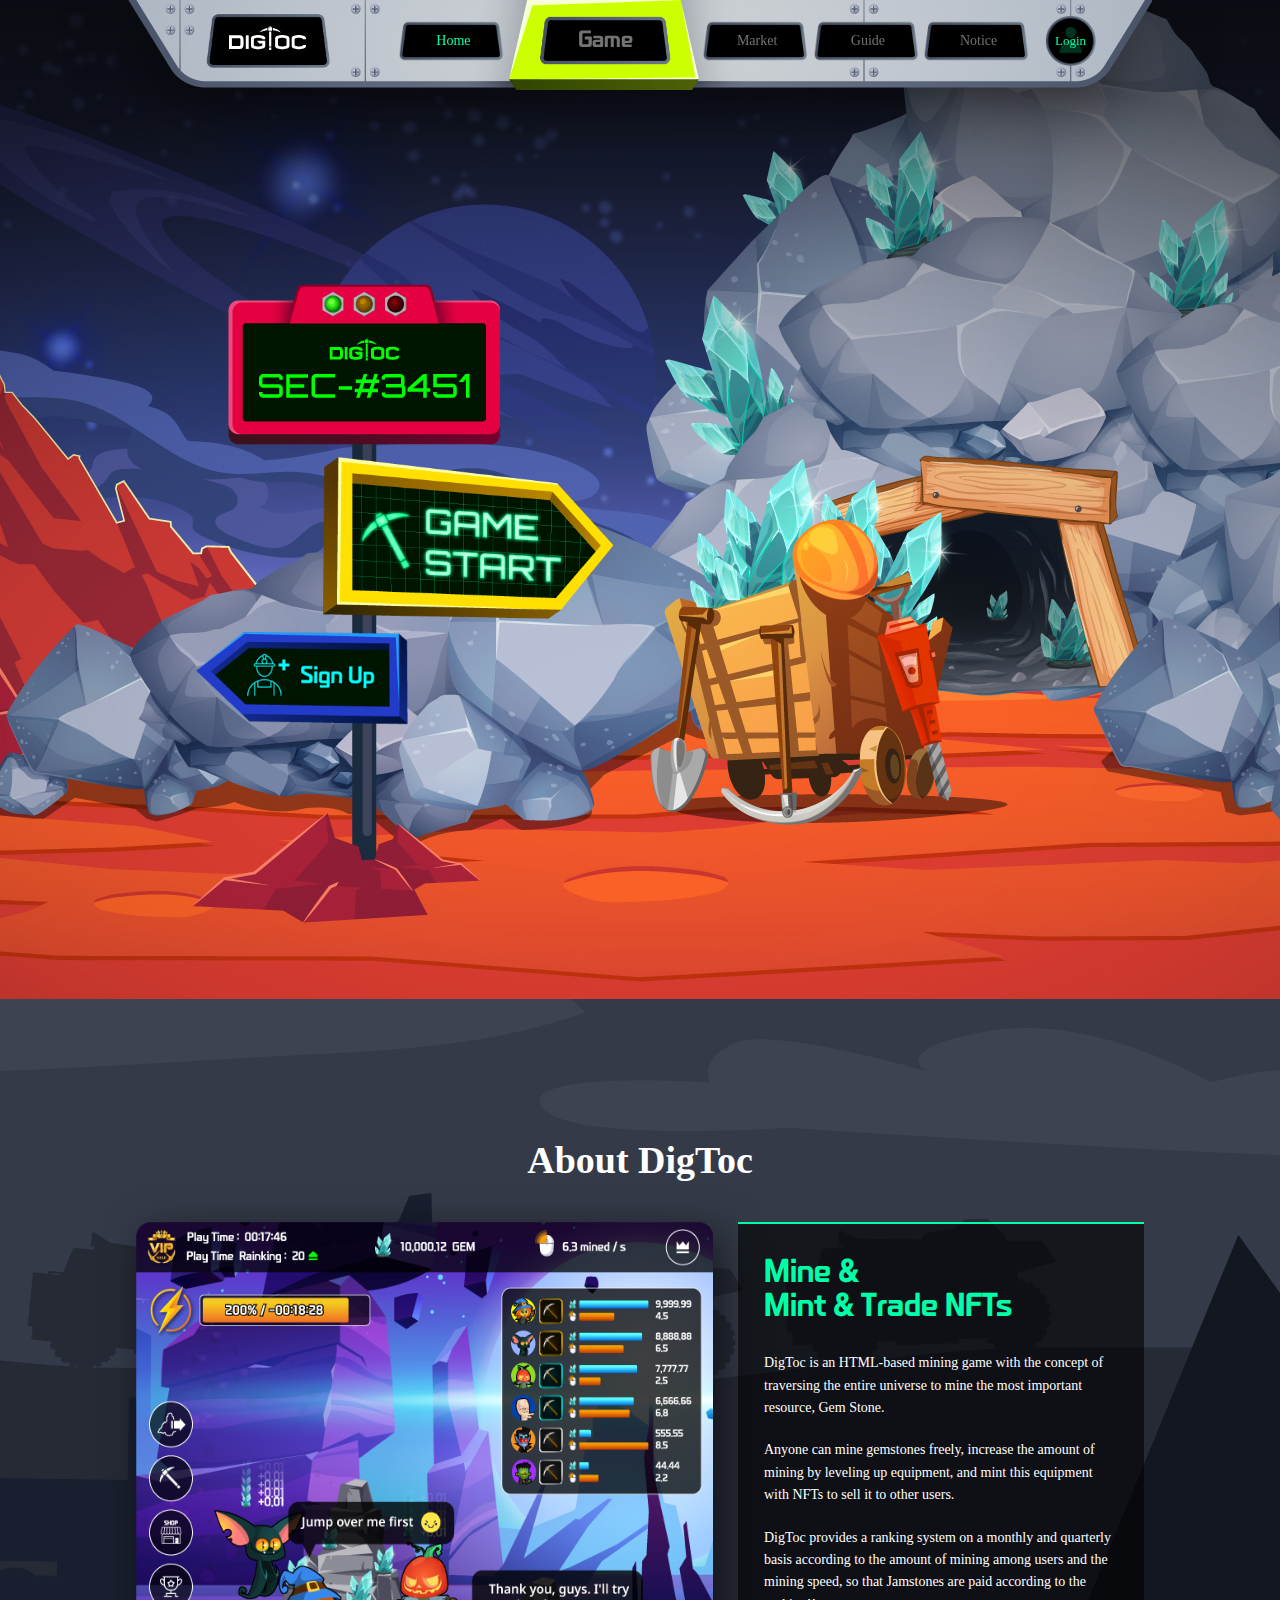
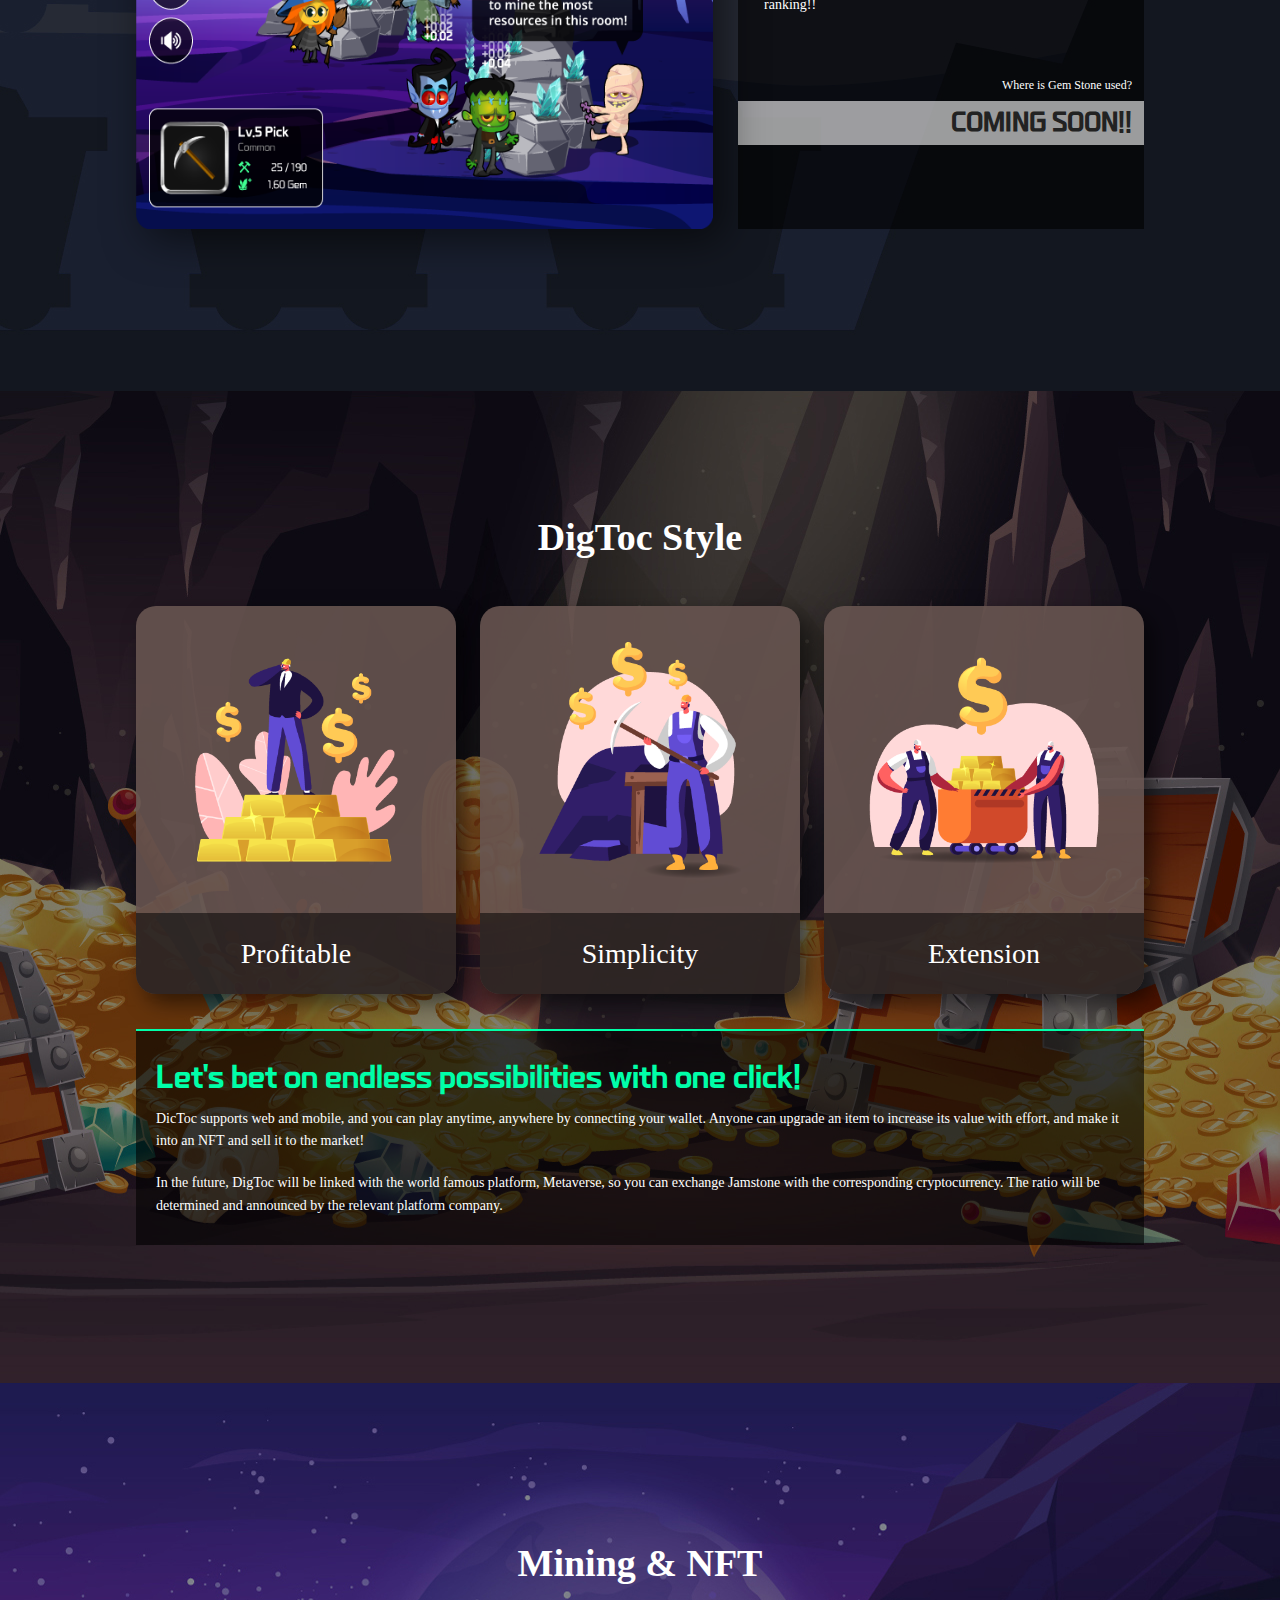
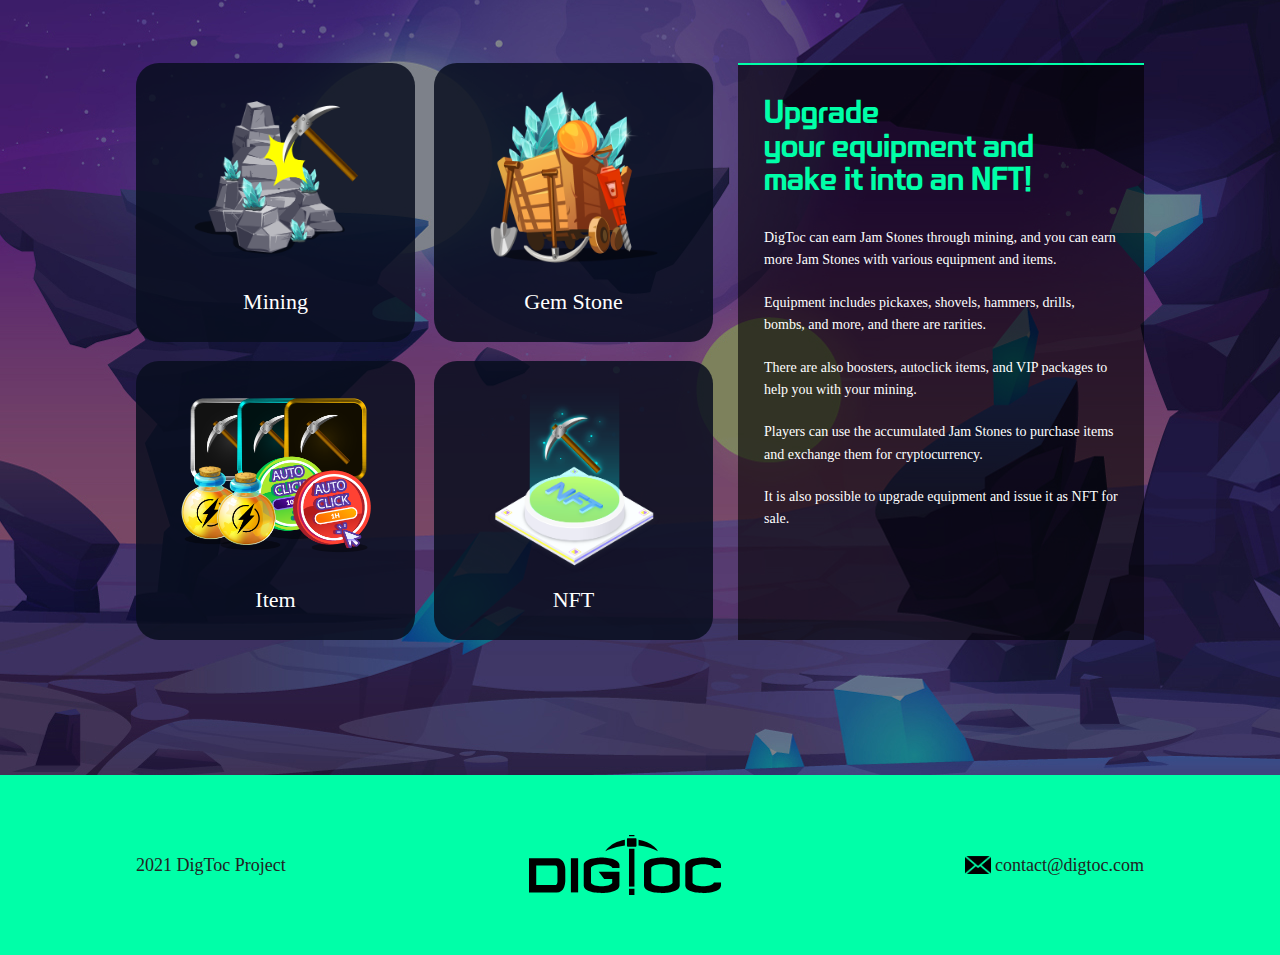
<file: index.html>
<!DOCTYPE html>
<html lang="en">
<head>
  <meta charset="UTF-8">
  <meta http-equiv="X-UA-Compatible" content="IE=edge">
  <meta name="viewport" content="width=device-width, initial-scale=1.0">
  <title>DigToc</title>
  <link rel="stylesheet" href="css/reset.css">
  <link rel="stylesheet" href="css/font.css">
  <link rel="stylesheet" href="css/digtocPage.css">

  <script src="js/jquery-3.6.0.min.js"></script>
  <script src="js/digtocPage.js" defer></script>
</head>
<body>
  <div id="wrap">
    <!-- header 영역 -->
    <div id="header">
      <a href="#" class="start_btn">
        <img src="images/common/game_start_btn_mobile.png" alt="start_btn">
      </a>
      <div class="headerIn">
        <button type="button" class="menu_btn">
          <span class="line"></span>
        </button>
        <h1 class="logo"><a href="index.html">
          <img src="images/common/digtoc_logo(white).svg" alt="DigToc">
        </a></h1>
        <nav class="gnb">
          <ul>
            <li class="on"><a href="#">Home</a></li>
            <li><a href="#">Game</a></li>
            <li class="comming"><a href="#">Market</a></li>
            <li><a href="#">Guide</a></li>
            <li><a href="#">Notice</a></li>
          </ul>
        </nav>
        <div class="login_btn">
          <a href="#">
            Login
          </a>
        </div>
      </div><!-- .headerIn -->
      <div class="mobi_side">
        <div class="overlay"></div>
        <div class="side_inner">
          <div class="side_bg">
            <nav class="side_gnb">
              <ul>
                <li><a href="index.html">Home</a></li>
                <li><a href="#">Game</a></li>
                <li><a href="#">Market</a></li>
                <li><a href="#">Guide</a></li>
                <li><a href="#">Notice</a></li>
              </ul>
            </nav>
            <div class="side_sns">
              <ul>
                <li><a href="#">
                  <img src="images/icon/insta_icon.png" alt="instagram">
                </a></li>
                <li><a href="#">
                  <img src="images/icon/twitter_icon.png" alt="twitter">
                </a></li>
                <li><a href="#">
                  <img src="images/icon/telegram_icon.png" alt="telegram">
                </a></li>
                <li><a href="#">
                  <img src="images/icon/facebook_icon.png" alt="facebook">
                </a></li>
                <li><a href="#">
                  <img src="images/icon/discord_icon.png" alt="discord">
                </a></li>
              </ul>
            </div>
          </div>
        </div>
      </div><!-- mobi_side -->
    </div><!-- #header -->
    <div id="container">
      <section class="cont1">
        <div class="cont1_inner">
          <div class="arrow_list">
            <ul>
              <li><a href="#">
                <img src="images/common/main_game_start_btn.png" alt="game_start">
              </a></li>
              <li><a href="#">
                <img src="images/common/main_signup_btn.png" alt="signup_btn">
              </a></li>
            </ul>
          </div>
        </div><!-- .cont1_inner -->
      </section><!-- .cont1 -->
      <section class="cont2">
        <div class="cont2_inner">
          <h2>About DigToc</h2>
          <div class="content_wrap">
            <img class="content_img" src="./images/common/about_img.png" alt="">
            <div class="content_text">
              <h3>
                Mine &<br>
                Mint & Trade NFTs
              </h3>
              <div class="inner_text">
                <p>
                  DigToc is an HTML-based mining game with the concept of traversing the entire universe to mine the most important resource, Gem Stone.
                </p>
                <p>
                  Anyone can mine gemstones freely, increase the amount of mining by leveling up equipment, and mint this equipment with NFTs to sell it to other users.
                </p>
                <p>
                  DigToc provides a ranking system on a monthly and quarterly basis according to the amount of mining among users and the mining speed, so that Jamstones are paid according to the ranking!!
                </p>
              </div>
              <div class="bottom_text">
                <p>
                  Where is Gem Stone used?
                </p>
                <p>
                  COMING SOON!!
                </p>
              </div>
            </div>
          </div>
        </div><!-- cont2_inner -->
      </section><!-- cont2 -->
      <section class="cont3">
        <div class="cont3_inner">
          <h2>DigToc Style</h2>
          <div class="ul_list">
            <ul>
              <li>
                <p class="img_wrap">
                  <img src="./images/common/style_img1.png" alt="style1">
                </p>
                <p class="list_text">
                  Profitable
                </p>
              </li>
              <li>
                <p class="img_wrap">
                  <img src="./images/common/style_img2.png" alt="style1">
                </p>
                <p class="list_text">
                  Simplicity
                </p>
              </li>
              <li>
                <p class="img_wrap">
                  <img src="./images/common/style_img3.png" alt="style1">
                </p>
                <p class="list_text">
                  Extension
                </p>
              </li>
            </ul>
          </div><!-- ul_list -->
          <div class="content_text">
            <h3>Let's bet on endless possibilities with one click!</h3>
            <div class="inner_text">
              <p>
                DicToc supports web and mobile, and you can play anytime, anywhere by connecting your wallet. Anyone can upgrade an item to increase its value with effort, and make it into an NFT and sell it to the market!
              </p>
              <p>
                In the future, DigToc will be linked with the world famous platform, Metaverse, so you can exchange Jamstone with the corresponding cryptocurrency. The ratio will be determined and announced by the relevant platform company.
              </p>
            </div>
          </div>
        </div><!-- cont3_inner -->
      </section><!-- cont3 -->
      <section class="cont4">
        <div class="cont4_inner">
          <h2>Mining & NFT</h2>
          <div class="content_wrap">
            <div class="ul_list">
              <ul>
                <li>
                  <p class="img_wrap">
                    <img src="./images/common/mining_ele1.png" alt="mining_ele1">
                  </p>
                  <p class="list_text">
                    Mining
                  </p>
                </li>
                <li>
                  <p class="img_wrap">
                    <img src="./images/common/mining_ele2.png" alt="mining_ele2">
                  </p>
                  <p class="list_text">
                    Gem Stone
                  </p>
                </li>
                <li>
                  <p class="img_wrap">
                    <img src="./images/common/mining_ele3.png" alt="mining_ele3">
                  </p>
                  <p class="list_text">
                    Item
                  </p>
                </li>
                <li>
                  <p class="img_wrap">
                    <img src="./images/common/mining_ele4.png" alt="mining_ele4">
                  </p>
                  <p class="list_text">
                    NFT
                  </p>
                </li>
              </ul>
            </div>
            <div class="content_text">
              <h3>
                Upgrade<br class="tab_br">
                your equipment and<br class="tab_br">
                make it into an NFT!
              </h3>
              <div class="inner_text">
                <p>
                  DigToc can earn Jam Stones through mining, and you can earn more Jam Stones with various equipment and items.
                </p>
                <p>
                  Equipment includes pickaxes, shovels, hammers, drills, bombs, and more, and there are rarities.
                </p>
                <p>
                  There are also boosters, autoclick items, and VIP packages to help you with your mining.
                </p>
                <p>
                  Players can use the accumulated Jam Stones to purchase items and exchange them for cryptocurrency.
                </p>
                <p>
                  It is also possible to upgrade equipment and issue it as NFT for sale.
                </p>
              </div>
            </div>
          </div>
        </div><!-- cont4_inner -->
      </section><!-- cont4 -->
      <section class="cont5">
        <div class="cont5_inner">
          <h2>Partners</h2>
          <div class="partner_wrap">
            <ul>
              <li>
                <span>P</span>
              </li>
              <li>
                <span>R</span>
              </li>
              <li>
                <span>E</span>
              </li>
              <li>
                <span>P</span>
              </li>
              <li>
                <span>A</span>
              </li>
              <li>
                <span>R</span>
              </li>
              <li>
                <span>I</span>
              </li>
              <li>
                <span>N</span>
              </li>
              <li>
                <span>G</span>
              </li>
            </ul>
          </div>
          <h2>Community</h2>
          <div class="sns">
            <ul>
              <li><a href="#">
                <img src="images/icon/insta_icon.png" alt="instagram">
              </a></li>
              <li><a href="#">
                <img src="images/icon/twitter_icon.png" alt="twitter">
              </a></li>
              <li><a href="#">
                <img src="images/icon/telegram_icon.png" alt="telegram">
              </a></li>
              <li><a href="#">
                <img src="images/icon/facebook_icon.png" alt="facebook">
              </a></li>
              <li><a href="#">
                <img src="images/icon/discord_icon.png" alt="discord">
              </a></li>
            </ul>
          </div>
        </div><!-- cont5_inner -->
      </section><!-- cont5 -->
    </div><!-- #container -->
    <div id="footer">
      <div class="footerIn">
        <p class="year">
          2021 DigToc Project
        </p>
        <p class="flogo">
          <a href="#">
            <img src="images/common/digtoc_logo(black).svg" alt="DigTocLogo">
          </a>
        </p>
        <p class="email">
          <span>contact@digtoc.com</span>
        </p>
      </div><!-- footerIn -->
    </div><!-- #footer -->
  </div><!-- #wrap -->
</body>
</html>
</file>
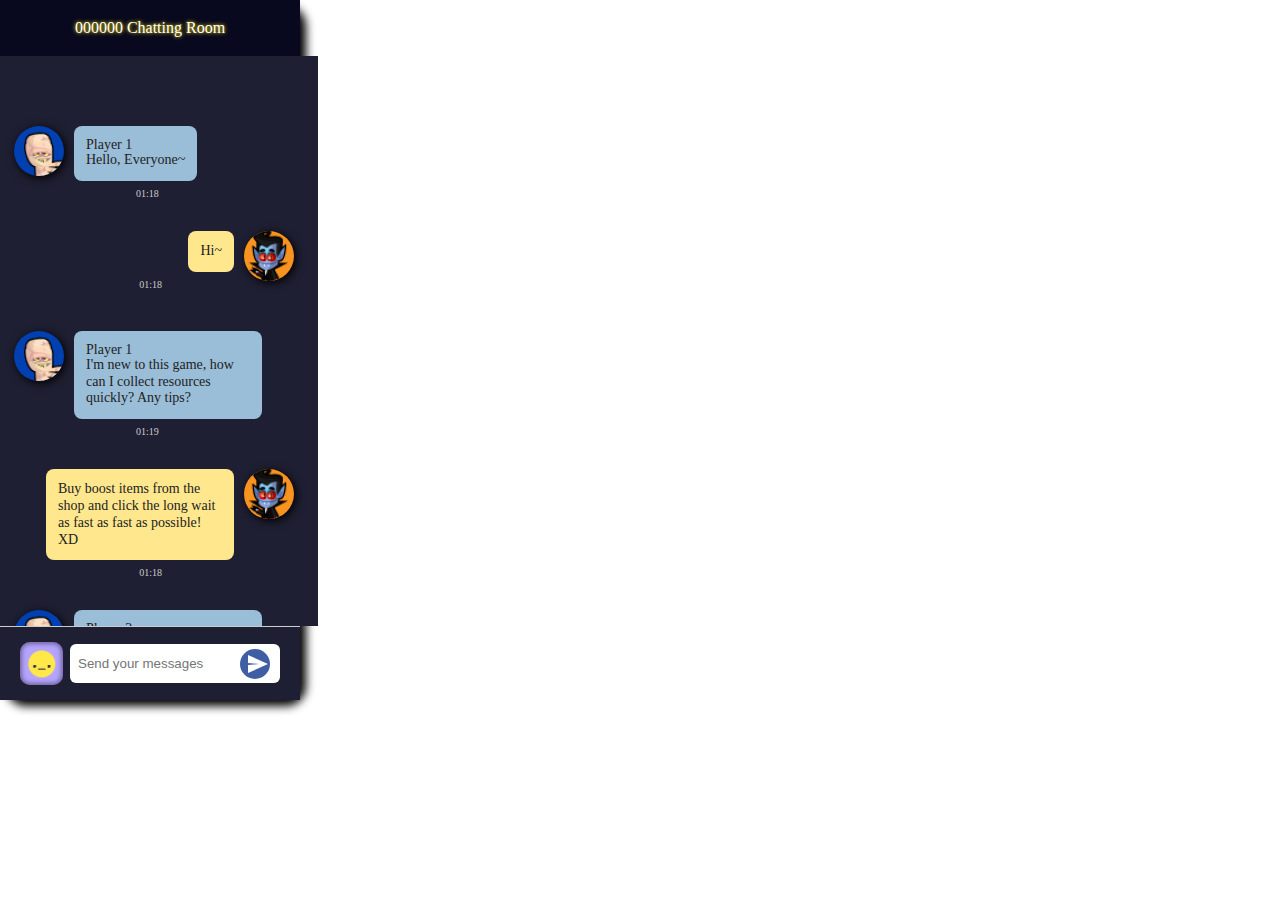
<file: chat_index.html>
<!DOCTYPE html>
<html lang="en">
<head>
    <meta charset="UTF-8">
    <meta http-equiv="X-UA-Compatible" content="IE=edge">
    <meta name="viewport" content="width=device-width, initial-scale=1.0">
    <title>DIGTOC</title>
    <link rel="stylesheet" href="css/font.css">
    <link rel="stylesheet" href="css/reset.css">
    <link rel="stylesheet" href="css/chat_style.css">

    <script src="js/jquery-3.6.0.min.js"></script>
    <script src="js/chat_script.js"></script>
</head>
<body>
    <div class="chat_wrap">
        <div class="room_number">
            <p><span>000000</span> Chatting Room</p>
        </div>
        <div class="chat_inner">
            <div class="user_message">
                <p class="user_ch">
                    <img src="images/character/character5_profile.png" alt="">
                </p>
                <div class="text_box">
                    <span class="user_name">Player 1</span>
                    <p class="user_text_message">Hello, Everyone~</p>
                    <span class="send_time">01:18</span>
                </div>
            </div>
            <div class="user_message my_msg">
                <p class="user_ch">
                    <img src="images/character/character6_profile.png" alt="">
                </p>
                <div class="text_box">
                    <p class="user_text_message">Hi~</p>
                    <span class="send_time">01:18</span>
                </div>
            </div>
            <div class="user_message">
                <p class="user_ch">
                    <img src="images/character/character5_profile.png" alt="">
                </p>
                <div class="text_box">
                    <span class="user_name">Player 1</span>
                    <p class="user_text_message">I'm new to this game, how can I collect resources quickly? Any tips?</p>
                    <span class="send_time">01:19</span>
                </div>
            </div>
            <div class="user_message my_msg">
                <p class="user_ch">
                    <img src="images/character/character6_profile.png" alt="">
                </p>
                <div class="text_box">
                    <p class="user_text_message">Buy boost items from the shop and click the long wait as fast as fast as possible! XD</p>
                    <span class="send_time">01:18</span>
                </div>
            </div>
            <div class="user_message">
                <p class="user_ch">
                    <img src="images/character/character5_profile.png" alt="">
                </p>
                <div class="text_box">
                    <span class="user_name">Player 2</span>
                    <p class="user_text_message">Then, collect resources to buy pickaxes and upgrade them.</p>
                    <span class="send_time">01:19</span>
                </div>
            </div>
        </div><!-- chat_inner -->
        <div class="message_wrap">
            <div class="emoticon_btn">
                <button type="button"></button>
            </div>
            <div class="message_enter">
                <form action="">
                    <input id="send" type="text" placeholder="Send your messages" autocomplete="off">
                    <button type="button" class="submit"></button>
                </form>
            </div>
        </div>
        <div class="emoticon_wrap">
            <ul></ul>
        </div>
    </div><!-- chat_wrap -->
</body>
</html>
</file>
<file: css/font.css>
@charset "utf-8";

@font-face {
    src: url('../font/sebang.otf') format('opentype');
    font-family: "sebang";
}

@font-face {
    src: url('../font/sebang-bold.otf') format('opentype');
    font-family: "sebang-bold";
}
</file>
<file: css/digtocPage.css>
@charset "UTF-8";
.mobi_side {
  display: none;
}

/* header */
#header {
  position: fixed;
  width: 100%;
  height: 80px;
  z-index: 300;
}

#header .start_btn {
  display: none;
}

.headerIn {
  width: 1024px;
  height: 90px;
  margin: 0 auto;
  background: url(../images/web/header_back.png) no-repeat center 0/contain;
  position: relative;
  -webkit-filter: drop-shadow(0 13px 35px rgba(0, 0, 0, 0.55));
          filter: drop-shadow(0 13px 35px rgba(0, 0, 0, 0.55));
}

.headerIn .menu_btn {
  display: none;
}

.logo {
  padding-top: 13px;
}

.logo a {
  width: 125px;
  height: 55px;
  background: url(../images/common/header_blank1.png) no-repeat center center/contain;
  margin-left: 77px;
  display: block;
  text-align: center;
}

.logo a img {
  width: 77px;
  height: 24px;
  padding-top: 13px;
}

.gnb {
  position: absolute;
  top: 14px;
  left: 270px;
  width: 636px;
}

.gnb ul {
  display: -webkit-box;
  display: -ms-flexbox;
  display: flex;
  -webkit-box-pack: justify;
      -ms-flex-pack: justify;
          justify-content: space-between;
  -webkit-box-align: center;
      -ms-flex-align: center;
          align-items: center;
}

.gnb ul li {
  font-size: 14px;
  width: 114px;
  height: 42px;
  line-height: 42px;
  text-align: center;
  /* 마우스 하버시 comming soon 변경 */
}

.gnb ul li a {
  display: block;
  color: #737373;
  background: url(../images/common/header_blank2.png) no-repeat 0 0/contain;
}

.gnb ul li.on a {
  color: #00ffa8;
}

.gnb ul li:nth-of-type(2) {
  width: 147px;
  height: 53px;
  margin: 0 23px;
  font-family: "sebang-bold";
}

.gnb ul li:hover a {
  color: #fff;
}

.gnb ul li:nth-of-type(2) a {
  width: 147px;
  height: 53px;
  line-height: 53px;
  font-size: 20px;
  background: url(../images/common/header_blank2.png) no-repeat center center/contain;
}

.gnb ul li:nth-of-type(3).text_change a {
  color: #00ffa8;
  font-size: 10px;
}

.login_btn {
  position: absolute;
  top: 15px;
  right: 56px;
}

.login_btn a {
  display: block;
  width: 51px;
  height: 51px;
  line-height: 51px;
  font-size: 13px;
  color: #00ffa8;
  text-align: center;
  background: url(../images/common/main_login_icon.png) no-repeat center/contain;
}

/* container */
h2 {
  font-size: 38px;
  color: #fff;
  text-align: center;
}

.content_text h3 {
  color: #00ffa8;
  font-size: 28px;
  font-family: "sebang-bold";
  line-height: 1.2;
}

/* cont1 */
.cont1 {
  width: 100%;
  height: 999px;
  background: url(../images/web/main_back.jpg) no-repeat center 0/1920px auto;
}

.cont1 .cont1_inner {
  width: 1024px;
  margin: 0 auto;
  padding: 0 8px;
}

.cont1 .cont1_inner .arrow_list ul {
  position: relative;
}

.cont1 .cont1_inner .arrow_list ul li {
  position: absolute;
}

.cont1 .cont1_inner .arrow_list ul li:nth-child(1) {
  width: 324px;
  top: 440px;
  left: 170px;
}

.cont1 .cont1_inner .arrow_list ul li:nth-child(1):hover {
  -webkit-filter: drop-shadow(1px 1px 9px #fff);
          filter: drop-shadow(1px 1px 9px #fff);
}

.cont1 .cont1_inner .arrow_list ul li:nth-child(2) {
  width: 243px;
  top: 616px;
  left: 44px;
}

.cont1 .cont1_inner .arrow_list ul li:nth-child(2):hover {
  -webkit-filter: drop-shadow(1px 1px 9px #fff);
          filter: drop-shadow(1px 1px 9px #fff);
}

.cont1 .cont1_inner .arrow_list ul li a {
  display: block;
}

.cont2 .content_wrap,
.cont4 .content_wrap {
  display: -webkit-box;
  display: -ms-flexbox;
  display: flex;
  -webkit-box-pack: justify;
      -ms-flex-pack: justify;
          justify-content: space-between;
}

.cont2 .content_text,
.cont4 .content_text {
  width: 406px;
  height: 607px;
  color: #fff;
  padding: 31px 0 0 0;
  background: rgba(0, 0, 0, 0.6);
  border-top: 2px solid #00ffa8;
}

.cont2 .content_text h3,
.cont4 .content_text h3 {
  margin-bottom: 30px;
  padding-left: 26px;
}

.cont2 .content_text .inner_text,
.cont4 .content_text .inner_text {
  padding: 0 26px;
}

.cont2 .content_text .inner_text p,
.cont4 .content_text .inner_text p {
  font-size: 14px;
  line-height: 1.6;
  margin-bottom: 20px;
}

.cont2 .content_text .inner_text p:last-child,
.cont4 .content_text .inner_text p:last-child {
  margin-bottom: 63px;
}

.cont2 {
  width: 100%;
  background: url(../images/web/about_back.jpg) no-repeat center 0/1920px auto;
}

.cont2 .cont2_inner {
  width: 1024px;
  margin: 0 auto;
  padding: 142px 8px 162px;
}

.cont2 h2 {
  margin-bottom: 43px;
}

.cont2 .content_wrap {
  display: -webkit-box;
  display: -ms-flexbox;
  display: flex;
  -webkit-box-pack: justify;
      -ms-flex-pack: justify;
          justify-content: space-between;
}

.cont2 .content_wrap .content_img {
  width: 577px;
  -webkit-filter: drop-shadow(10px 10px 21px rgba(0, 0, 0, 0.55));
          filter: drop-shadow(10px 10px 21px rgba(0, 0, 0, 0.55));
}

.cont2 .content_text .bottom_text p {
  text-align: right;
  padding-right: 12px;
}

.cont2 .content_text .bottom_text p:nth-child(1) {
  margin-bottom: 10px;
}

.cont2 .content_text .bottom_text p:nth-child(2) {
  padding: 10px 12px 10px 0;
  color: #222;
  font-size: 24px;
  background: rgba(255, 255, 255, 0.6);
  font-family: "sebang-bold";
}

.cont3 {
  width: 100%;
  background: url(../images/web/style_back.jpg) no-repeat center 0/1920px auto;
}

.cont3 h2 {
  margin-bottom: 50px;
}

.cont3 .cont3_inner {
  width: 1024px;
  margin: 0 auto;
  padding: 127px 8px 138px;
}

.cont3 .ul_list {
  margin-bottom: 35px;
}

.cont3 .ul_list ul {
  display: -webkit-box;
  display: -ms-flexbox;
  display: flex;
  -webkit-box-pack: justify;
      -ms-flex-pack: justify;
          justify-content: space-between;
}

.cont3 .ul_list ul li {
  width: 320px;
  height: 388px;
  border-radius: 20px;
  overflow: hidden;
  background: rgba(103, 84, 80, 0.9);
  -webkit-box-shadow: 9px 9px 21px rgba(0, 0, 0, 0.52);
          box-shadow: 9px 9px 21px rgba(0, 0, 0, 0.52);
}

.cont3 .ul_list ul li .img_wrap {
  width: 100%;
  height: 307px;
  position: relative;
}

.cont3 .ul_list ul li .img_wrap img {
  width: 203px;
  height: auto;
  position: absolute;
  top: 50%;
  left: 50%;
  -webkit-transform: translate(-50%, -50%);
          transform: translate(-50%, -50%);
}

.cont3 .ul_list ul li:nth-of-type(3) img {
  width: 230px;
}

.cont3 .ul_list .list_text {
  width: 100%;
  font-size: 28px;
  color: #fff;
  height: 81px;
  line-height: 81px;
  text-align: center;
  background: rgba(0, 0, 0, 0.52);
}

.cont3 .content_text {
  background: rgba(0, 0, 0, 0.6);
  width: 100%;
  border-top: 2px solid #00ffa8;
  padding: 30px 20px 28px 20px;
}

.cont3 .content_text h3 {
  margin-bottom: 13px;
}

.cont3 .inner_text p {
  font-size: 14px;
  line-height: 1.6;
  color: #fff;
}

.cont3 .inner_text p:nth-of-type(1) {
  margin-bottom: 20px;
}

.cont4 {
  width: 100%;
  background: url(../images/web/mining_back.jpg) no-repeat center 0/1920px auto;
}

.cont4 .cont4_inner {
  width: 1024px;
  margin: 0 auto;
  padding: 161px 8px 135px;
}

.cont4 h2 {
  margin-bottom: 81px;
}

.cont4 .ul_list {
  width: 577px;
}

.cont4 .ul_list ul {
  display: -webkit-box;
  display: -ms-flexbox;
  display: flex;
  -ms-flex-wrap: wrap;
      flex-wrap: wrap;
  gap: 19px;
}

.cont4 .ul_list li {
  width: 279px;
  height: 279px;
  background: rgba(8, 14, 30, 0.85);
  border-radius: 23px;
}

.cont4 .ul_list li .img_wrap {
  margin: 0 auto;
  height: 228px;
  position: relative;
}

.cont4 .ul_list li .img_wrap img {
  position: absolute;
  top: 50%;
  left: 50%;
  -webkit-transform: translate(-50%, -50%);
          transform: translate(-50%, -50%);
}

.cont4 .ul_list li:nth-of-type(1) .img_wrap {
  width: 167px;
}

.cont4 .ul_list li:nth-of-type(2) .img_wrap {
  width: 168px;
}

.cont4 .ul_list li:nth-of-type(3) .img_wrap {
  width: 190px;
}

.cont4 .ul_list li:nth-of-type(4) .img_wrap {
  width: 179px;
}

.cont4 .ul_list li .list_text {
  text-align: center;
  color: #fff;
  font-size: 22px;
}

.cont4 .content_text {
  height: 577px;
}

.cont5 {
  width: 100%;
  background: url(../images/web/partners_frame.png) no-repeat center center/1410px auto, url(../images/web/partners_back.jpg) no-repeat center 0/1920px auto;
  display: none;
}

.cont5 .cont5_inner {
  width: 1024px;
  margin: 0 auto;
  padding: 264px 8px 270px;
}

.cont5 .cont5_inner .partner_wrap {
  margin-bottom: 140px;
  margin-top: 53px;
}

.cont5 .cont5_inner .partner_wrap ul {
  width: 884px;
  margin: 0 auto;
  display: -webkit-box;
  display: -ms-flexbox;
  display: flex;
  -webkit-box-pack: justify;
      -ms-flex-pack: justify;
          justify-content: space-between;
}

.cont5 .cont5_inner .partner_wrap li {
  width: 82px;
  height: 82px;
  border-radius: 10px;
  border: 2px solid #fff;
  opacity: .6;
  text-align: center;
}

.cont5 .cont5_inner .partner_wrap li span {
  font-size: 26px;
  line-height: 82px;
  color: #fff;
}

.cont5 .cont5_inner .sns {
  margin-top: 63px;
}

.cont5 .cont5_inner .sns ul {
  width: 472px;
  margin: 0 auto;
  display: -webkit-box;
  display: -ms-flexbox;
  display: flex;
  -webkit-box-pack: justify;
      -ms-flex-pack: justify;
          justify-content: space-between;
}

.cont5 .cont5_inner .sns li {
  width: 50px;
  height: 50px;
}

#footer {
  width: 100%;
  height: 180px;
  background: #00ffa8;
}

.footerIn {
  width: 1024px;
  height: 100%;
  margin: 0 auto;
  padding: 0 8px;
  display: -webkit-box;
  display: -ms-flexbox;
  display: flex;
  -webkit-box-pack: justify;
      -ms-flex-pack: justify;
          justify-content: space-between;
  -webkit-box-align: center;
      -ms-flex-align: center;
          align-items: center;
}

.footerIn p {
  font-size: 18px;
}

.footerIn .flogo {
  width: 192px;
}

.footerIn .email {
  padding-left: 30px;
  background: url(../images/icon/message_icon.png) no-repeat 0 center/contain;
}

/* ========== 태블릿 ========== */
@media (max-width: 1023px) {
  .tab_br {
    display: none;
  }
  #header {
    height: 80px;
  }
  #header .start_btn {
    display: block;
    width: 255px;
    height: 169px;
    position: absolute;
    top: 80px;
    right: 0;
    z-index: 5;
    /* transform: translateX(100%); */
  }
  .headerIn {
    width: 100%;
    height: 80px;
    background: url(../images/tabet/header_back.png) no-repeat center 0/1200px auto;
    position: relative;
    -webkit-filter: drop-shadow(0 13px 19px rgba(0, 0, 0, 0.55));
            filter: drop-shadow(0 13px 19px rgba(0, 0, 0, 0.55));
    display: -webkit-box;
    display: -ms-flexbox;
    display: flex;
    -webkit-box-pack: justify;
        -ms-flex-pack: justify;
            justify-content: space-between;
    -webkit-box-align: center;
        -ms-flex-align: center;
            align-items: center;
    padding: 0 28px 8px 28px;
  }
  .headerIn .menu_btn {
    display: block;
    width: 51px;
    height: 51px;
    background: url(../images/common/header_blank4.png) no-repeat 0 0/contain;
  }
  .headerIn .menu_btn .line {
    display: block;
    width: 26px;
    height: 3px;
    background: #00ffa8;
    position: relative;
    margin: 0 auto;
  }
  .headerIn .menu_btn .line::after, .headerIn .menu_btn .line::before {
    content: "";
    display: block;
    width: 26px;
    height: 3px;
    background: #00ffa8;
    position: absolute;
  }
  .headerIn .menu_btn .line::after {
    top: -10px;
  }
  .headerIn .menu_btn .line::before {
    top: 10px;
  }
  .logo {
    padding-top: 0;
  }
  .logo a {
    width: 125px;
    height: 55px;
    background: url(../images/common/header_blank1.png) no-repeat center center/contain;
    margin-left: 0;
  }
  .logo a img {
    width: 77px;
    height: 24px;
    padding-top: 13px;
  }
  .gnb {
    display: none;
  }
  .login_btn {
    position: static;
    top: auto;
    right: auto;
  }
  .login_btn a {
    display: block;
    width: 51px;
    height: 51px;
    line-height: 51px;
    font-size: 13px;
    color: #00ffa8;
    text-align: center;
    background: url(../images/common/main_login_icon.png) no-repeat center/contain;
  }
  /* 태블릿 container */
  #container {
    width: 100%;
  }
  h2 {
    font-size: 40px;
    color: #fff;
    text-align: center;
  }
  .content_text h3 {
    font-size: 4.55729vw;
  }
  /* 태블릿 cont1 */
  .cont1 {
    width: 100%;
    height: 132vw;
    background: url(../images/tabet/main_back.jpg) no-repeat 0 0/cover;
  }
  .cont1 .cont1_inner {
    width: 100%;
    padding: 0 8px;
  }
  .cont1 .cont1_inner .arrow_list ul {
    position: relative;
  }
  .cont1 .cont1_inner .arrow_list ul li {
    position: absolute;
  }
  .cont1 .cont1_inner .arrow_list ul li:nth-child(1) {
    width: 42.1875vw;
    top: 63.5875vw;
    left: 17vw;
  }
  .cont1 .cont1_inner .arrow_list ul li:nth-child(1):hover {
    -webkit-filter: drop-shadow(1px 1px 9px #fff);
            filter: drop-shadow(1px 1px 9px #fff);
  }
  .cont1 .cont1_inner .arrow_list ul li:nth-child(2) {
    width: 31.640625vw;
    top: 88vw;
    left: 6vw;
  }
  .cont1 .cont1_inner .arrow_list ul li:nth-child(2):hover {
    -webkit-filter: drop-shadow(1px 1px 9px #fff);
            filter: drop-shadow(1px 1px 9px #fff);
  }
  .cont2 .content_wrap,
  .cont4 .content_wrap {
    -webkit-box-pack: justify;
        -ms-flex-pack: justify;
            justify-content: space-between;
    -webkit-box-orient: vertical;
    -webkit-box-direction: normal;
        -ms-flex-direction: column;
            flex-direction: column;
    -webkit-box-align: center;
        -ms-flex-align: center;
            align-items: center;
  }
  .cont2 .content_text,
  .cont4 .content_text {
    width: 68.75vw;
    height: auto;
    padding: 4.8177vw 0 0 0;
  }
  .cont2 .content_text h3,
  .cont4 .content_text h3 {
    margin-bottom: 4.55729vw;
    padding-left: 4.03645vw;
  }
  .cont2 .content_text .inner_text,
  .cont4 .content_text .inner_text {
    padding-left: 4.03645vw;
  }
  .cont2 .content_text .inner_text p,
  .cont4 .content_text .inner_text p {
    font-size: 2.60416vw;
    line-height: 1.6;
    margin-bottom: 2.60416vw;
  }
  .cont2 .content_text .inner_text p:last-child,
  .cont4 .content_text .inner_text p:last-child {
    margin-bottom: 8.203125vw;
  }
  /* 태블릿 cont2 */
  .cont2 {
    width: 100%;
    background: url(../images/tabet/about_back.jpg) no-repeat center 0/cover;
  }
  .cont2 .cont2_inner {
    width: 100%;
    padding: 16.145833vw 15.625vw 12.41145vw;
  }
  .cont2 h2 {
    margin-bottom: 5.07812vw;
  }
  .cont2 .content_wrap .content_img {
    width: 68.75vw;
    -webkit-filter: drop-shadow(8px 8px 16px rgba(0, 0, 0, 0.55));
            filter: drop-shadow(8px 8px 16px rgba(0, 0, 0, 0.55));
    margin-bottom: 5.33854vw;
  }
  .cont2 .content_text .bottom_text p {
    text-align: right;
    padding-right: 1.5625vw;
  }
  .cont2 .content_text .bottom_text p:nth-child(1) {
    font-size: 2.60416vw;
    margin-bottom: 1.822916vw;
  }
  .cont2 .content_text .bottom_text p:nth-child(2) {
    padding: 2.473958vw 1.5625vw 2.21354vw 0;
    color: #222;
    font-size: 4.94791vw;
    background: rgba(255, 255, 255, 0.6);
    font-family: "sebang-bold";
  }
  .cont3 {
    width: 100%;
    background: url(../images/tabet/style_back.jpg) no-repeat 0 0/cover;
  }
  .cont3 h2 {
    margin-bottom: 6.901041vw;
  }
  .cont3 .cont3_inner {
    width: 100%;
    padding: 16.145833vw 3.51562vw 11.19791vw;
  }
  .cont3 .ul_list {
    margin-bottom: 4.55729vw;
  }
  .cont3 .ul_list ul li {
    width: 29.16666vw;
    height: 35.15625vw;
    border-radius: 10px;
    -webkit-box-shadow: 7px 7px 17px rgba(0, 0, 0, 0.52);
            box-shadow: 7px 7px 17px rgba(0, 0, 0, 0.52);
  }
  .cont3 .ul_list ul li .img_wrap {
    height: 27.86458vw;
  }
  .cont3 .ul_list ul li .img_wrap img {
    width: 18.61979vw;
  }
  .cont3 .ul_list ul li:nth-of-type(3) img {
    width: 20.96354vw;
  }
  .cont3 .ul_list .list_text {
    font-size: 2.86458vw;
    height: 7.421875vw;
    line-height: 7.421875vw;
  }
  .cont3 .content_text {
    padding: 4.6875vw 3.64583vw 6.510416vw 3.64583vw;
  }
  .cont3 .content_text h3 {
    margin-bottom: 4.557291vw;
  }
  .cont3 .inner_text p {
    font-size: 2.60416vw;
    line-height: 1.6;
  }
  .cont3 .inner_text p:nth-of-type(1) {
    margin-bottom: 3.125vw;
  }
  .cont4 {
    width: 100%;
    background: url(../images/tabet/mining_back.jpg) no-repeat 0 0/cover;
  }
  .cont4 .cont4_inner {
    width: 100%;
    margin: 0 auto;
    padding: 17.44791vw 15.36458vw 11.45833vw;
  }
  .cont4 h2 {
    margin-bottom: 7.291666vw;
  }
  .cont4 .ul_list {
    width: 100%;
    margin-bottom: 4.42708vw;
  }
  .cont4 .ul_list ul {
    display: -webkit-box;
    display: -ms-flexbox;
    display: flex;
    -ms-flex-wrap: wrap;
        flex-wrap: wrap;
    -webkit-box-pack: center;
        -ms-flex-pack: center;
            justify-content: center;
    gap: 2.473958vw;
  }
  .cont4 .ul_list li {
    width: 32.94270vw;
    height: 32.94270vw;
    border-radius: 19px;
  }
  .cont4 .ul_list li .img_wrap {
    margin: 0 auto;
    height: 27.08333vw;
    position: relative;
  }
  .cont4 .ul_list li .img_wrap img {
    position: absolute;
    top: 50%;
    left: 50%;
    -webkit-transform: translate(-50%, -50%);
            transform: translate(-50%, -50%);
  }
  .cont4 .ul_list li:nth-of-type(1) .img_wrap {
    width: 19.7916vw;
  }
  .cont4 .ul_list li:nth-of-type(2) .img_wrap {
    width: 19.7916vw;
  }
  .cont4 .ul_list li:nth-of-type(3) .img_wrap {
    width: 22.39583vw;
  }
  .cont4 .ul_list li:nth-of-type(4) .img_wrap {
    width: 21.09375vw;
  }
  .cont4 .ul_list li .list_text {
    font-size: 2.86458vw;
  }
  .cont4 .content_text {
    height: 96.74479vw;
  }
  .cont4 .content_text h3 {
    line-height: 1.4;
  }
  .cont5 {
    width: 100%;
    background: url(../images/tabet/partners_frame.png) no-repeat center center/89.58333vw auto, url(../images/tabet/partners_back.jpg) no-repeat 0 0/cover;
  }
  .cont5 .cont5_inner {
    width: 100%;
    margin: 0 auto;
    padding: 27.21354vw 8px 27.21354vw;
  }
  .cont5 .cont5_inner h2 {
    font-size: 3.90625vw;
  }
  .cont5 .cont5_inner .partner_wrap {
    margin-bottom: 14.32291vw;
    margin-top: 7.03125vw;
  }
  .cont5 .cont5_inner .partner_wrap ul {
    width: 52.08333vw;
    -ms-flex-wrap: wrap;
        flex-wrap: wrap;
    gap: 3.64583vw;
  }
  .cont5 .cont5_inner .partner_wrap li {
    width: 14.58333vw;
    height: 14.58333vw;
    border-radius: 10px;
  }
  .cont5 .cont5_inner .partner_wrap li span {
    font-size: 3.38541vw;
    line-height: 14.58333vw;
    color: #fff;
  }
  .cont5 .cont5_inner .sns {
    margin-top: 7.8125vw;
  }
  .cont5 .cont5_inner .sns ul {
    width: 57.29166vw;
    margin: 0 auto;
    display: -webkit-box;
    display: -ms-flexbox;
    display: flex;
    -webkit-box-pack: justify;
        -ms-flex-pack: justify;
            justify-content: space-between;
  }
  .cont5 .cont5_inner .sns li {
    max-width: 6.51041vw;
    max-height: 6.51041vw;
    width: 6.51041vw;
    height: 6.51041vw;
  }
  #footer {
    width: 100%;
    height: 162px;
    background: #00ffa8;
  }
  .footerIn {
    width: 100%;
    height: 100%;
    padding: 0 34px;
    display: -webkit-box;
    display: -ms-flexbox;
    display: flex;
    -webkit-box-pack: justify;
        -ms-flex-pack: justify;
            justify-content: space-between;
    -webkit-box-align: center;
        -ms-flex-align: center;
            align-items: center;
  }
  .footerIn p {
    font-size: 18px;
  }
  .footerIn .flogo {
    width: 170px;
  }
  .footerIn .email {
    padding-left: 30px;
    background: url(../images/icon/message_icon.png) no-repeat 0 center/contain;
  }
  .mobi_side {
    display: block;
    width: 100%;
    height: 100%;
    background: rgba(0, 0, 0, 0.8);
    position: fixed;
    z-index: 50;
  }
  .side_inner {
    width: 56.380208vw;
    height: 100vh;
    background: url(../images/common/side_menu_back.png) no-repeat 0 0/contain;
    padding-top: 6.510416vw;
  }
  .side_gnb {
    width: 42.96875vw;
    margin: 0 auto 8.984375vw;
  }
  .side_gnb ul {
    display: -webkit-box;
    display: -ms-flexbox;
    display: flex;
    -webkit-box-orient: vertical;
    -webkit-box-direction: normal;
        -ms-flex-direction: column;
            flex-direction: column;
    gap: 1.953125vw;
  }
  .side_gnb li {
    background: url(../images/common/side_menu_blank1_mobile.png) no-repeat 0 0/contain;
  }
  .side_gnb li a {
    display: block;
    width: 100%;
    text-align: center;
    font-size: 3.515625vw;
    line-height: 13.411458vw;
  }
  .side_gnb li:nth-of-type(1) a {
    color: #00ffa8;
  }
  .side_sns {
    width: 42.96875vw;
    margin: 0 auto;
  }
  .side_sns ul {
    width: 100%;
    display: -webkit-box;
    display: -ms-flexbox;
    display: flex;
    -ms-flex-wrap: wrap;
        flex-wrap: wrap;
    -webkit-box-pack: center;
        -ms-flex-pack: center;
            justify-content: center;
    gap: 4.427083vw;
    -webkit-box-align: center;
        -ms-flex-align: center;
            align-items: center;
    background: url(../images/common/side_menu_blank2_mobile.png) no-repeat 0 0/contain;
    padding: 3.90625vw;
  }
  .side_sns ul li {
    width: 7.03125vw;
    height: 7.03125vw;
  }
}

/* ========== 모바일 ========== */
@media (max-width: 767px) {
  #header .start_btn {
    display: block;
    width: 39.84375vw;
    height: 26.40625vw;
    position: absolute;
    top: 80px;
    -webkit-transform: translateX(100%);
            transform: translateX(100%);
  }
  /* 모바일 container */
  h2 {
    font-size: 38px;
    color: #fff;
    text-align: center;
  }
  .content_text h3 {
    font-size: 5.46875vw;
  }
  /* 모바일 cont1 */
  .cont1 {
    width: 100%;
    height: 176vw;
    background: url(../images/mobile/main_back.jpg) no-repeat 0 0/cover;
  }
  .cont1 .cont1_inner {
    width: 100%;
    padding: 0 8px;
  }
  .cont1 .cont1_inner .arrow_list ul {
    position: relative;
  }
  .cont1 .cont1_inner .arrow_list ul li {
    position: absolute;
  }
  .cont1 .cont1_inner .arrow_list ul li:nth-child(1) {
    width: 53.75vw;
    top: 77.5875vw;
    left: 17vw;
  }
  .cont1 .cont1_inner .arrow_list ul li:nth-child(1):hover {
    -webkit-filter: drop-shadow(1px 1px 9px #fff);
            filter: drop-shadow(1px 1px 9px #fff);
  }
  .cont1 .cont1_inner .arrow_list ul li:nth-child(2) {
    width: 38.59375vw;
    top: 110vw;
    left: 6vw;
  }
  .cont1 .cont1_inner .arrow_list ul li:nth-child(2):hover {
    -webkit-filter: drop-shadow(1px 1px 9px #fff);
            filter: drop-shadow(1px 1px 9px #fff);
  }
  .cont2 .content_text,
  .cont4 .content_text {
    width: 90.625vw;
    height: auto;
    padding: 5.78125vw 0 0 0;
  }
  .cont2 .content_text h3,
  .cont4 .content_text h3 {
    margin-bottom: 6.25vw;
    padding-left: 4.84375vw;
  }
  .cont2 .content_text .inner_text,
  .cont4 .content_text .inner_text {
    padding-left: 4.84375vw;
  }
  .cont2 .content_text .inner_text p,
  .cont4 .content_text .inner_text p {
    font-size: 3.125vw;
    line-height: 1.6;
    margin-bottom: 3.125vw;
  }
  .cont2 .content_text .inner_text p:last-child,
  .cont4 .content_text .inner_text p:last-child {
    margin-bottom: 9.84375vw;
  }
  /* 모바일 cont2 */
  .cont2 {
    width: 100%;
    background: url(../images/mobile/about_back.jpg) no-repeat center 0/cover;
  }
  .cont2 .cont2_inner {
    width: 100%;
    padding: 18.4375vw 4.6875vw 14.375vw;
  }
  .cont2 h2 {
    margin-bottom: 5.625vw;
  }
  .cont2 .content_wrap .content_img {
    width: 90.625vw;
    -webkit-filter: drop-shadow(8px 8px 16px rgba(0, 0, 0, 0.55));
            filter: drop-shadow(8px 8px 16px rgba(0, 0, 0, 0.55));
    margin-bottom: 6.09375vw;
  }
  .cont2 .content_text .inner_text p:last-child {
    margin-bottom: 0;
  }
  .cont2 .content_text .bottom_text p {
    padding-right: 4.21875vw;
  }
  .cont2 .content_text .bottom_text p:nth-child(1) {
    font-size: 3.125vw;
    margin-bottom: 2.1875vw;
  }
  .cont2 .content_text .bottom_text p:nth-child(2) {
    padding: 2.5vw 4.21875vw 2.1875vw 0;
    color: #222;
    font-size: 5.9375vw;
    background: rgba(255, 255, 255, 0.6);
    font-family: "sebang-bold";
  }
  /* 모바일 cont3 */
  .cont3 {
    width: 100%;
    background: url(../images/mobile/style_back.jpg) no-repeat 0 0/cover;
  }
  .cont3 h2 {
    margin-bottom: 7.65625vw;
  }
  .cont3 .cont3_inner {
    padding: 18.28125vw 4.6875vw 7.34375vw;
  }
  .cont3 .ul_list {
    margin-bottom: 10.625vw;
  }
  .cont3 .ul_list ul {
    display: -webkit-box;
    display: -ms-flexbox;
    display: flex;
    -webkit-box-pack: justify;
        -ms-flex-pack: justify;
            justify-content: space-between;
    -webkit-box-orient: vertical;
    -webkit-box-direction: normal;
        -ms-flex-direction: column;
            flex-direction: column;
    -webkit-box-align: center;
        -ms-flex-align: center;
            align-items: center;
    gap: 8.90625vw;
  }
  .cont3 .ul_list ul li {
    width: 61.25vw;
    height: 74.0625vw;
    border-radius: 16px;
  }
  .cont3 .ul_list ul li .img_wrap {
    height: 58.4375vw;
  }
  .cont3 .ul_list ul li .img_wrap img {
    width: 38.75vw;
  }
  .cont3 .ul_list ul li:nth-of-type(3) img {
    width: 44.0625vw;
  }
  .cont3 .ul_list .list_text {
    font-size: 5.3125vw;
    height: 15.625vw;
    line-height: 15.625vw;
  }
  .cont3 .content_text {
    padding: 5.625vw 3.28125vw 7.34375vw 3.28125vw;
  }
  .cont3 .content_text h3 {
    margin-bottom: 5vw;
  }
  .cont3 .inner_text p {
    font-size: 3.125vw;
    line-height: 1.6;
  }
  .cont3 .inner_text p:nth-of-type(1) {
    margin-bottom: 3.75vw;
  }
  .cont4 {
    width: 100%;
    background: url(../images/mobile/mining_back.jpg) no-repeat 0 0/cover;
  }
  .cont4 .cont4_inner {
    padding: 17.96875vw 4.6875vw 9.84375vw;
  }
  .cont4 h2 {
    margin-bottom: 8.75vw;
  }
  .cont4 .ul_list {
    margin-bottom: 6.40625vw;
    gap: 4.375vw;
  }
  .cont4 .ul_list li {
    width: 43.75vw;
    height: 43.75vw;
    border-radius: 19px;
  }
  .cont4 .ul_list li .img_wrap {
    margin: 0 auto;
    height: 32.5vw;
    position: relative;
  }
  .cont4 .ul_list li .img_wrap img {
    position: absolute;
    top: 50%;
    left: 50%;
    -webkit-transform: translate(-50%, -50%);
            transform: translate(-50%, -50%);
  }
  .cont4 .ul_list li:nth-of-type(1) .img_wrap {
    width: 23.75vw;
  }
  .cont4 .ul_list li:nth-of-type(2) .img_wrap {
    width: 23.75vw;
  }
  .cont4 .ul_list li:nth-of-type(3) .img_wrap {
    width: 26.875vw;
  }
  .cont4 .ul_list li:nth-of-type(4) .img_wrap {
    width: 25.3125vw;
  }
  .cont4 .ul_list li .list_text {
    font-size: 3.4375vw;
  }
  .cont4 .content_text {
    height: auto;
  }
  .cont4 .content_text h3 {
    line-height: 1.4;
  }
  .cont5 {
    width: 100%;
    background: url(../images/mobile/partners_frame.png) no-repeat center center/93.91666vw auto, url(../images/mobile/partners_back.jpg) no-repeat 0 0/cover;
  }
  .cont5 .cont5_inner {
    width: 100%;
    margin: 0 auto;
    padding: 28.125vw 1.25vw;
  }
  .cont5 .cont5_inner h2 {
    font-size: 4.6875vw;
  }
  .cont5 .cont5_inner .partner_wrap {
    margin-bottom: 16.25vw;
    margin-top: 6.875vw;
  }
  .cont5 .cont5_inner .partner_wrap ul {
    width: 62.5vw;
    -ms-flex-wrap: wrap;
        flex-wrap: wrap;
    gap: 4.375vw;
  }
  .cont5 .cont5_inner .partner_wrap li {
    width: 17.5vw;
    height: 17.5vw;
    border-radius: 10px;
  }
  .cont5 .cont5_inner .partner_wrap li span {
    font-size: 4.0625vw;
    line-height: 17.5vw;
    color: #fff;
  }
  .cont5 .cont5_inner .sns {
    margin-top: 6.25vw;
  }
  .cont5 .cont5_inner .sns ul {
    width: 68.75vw;
    margin: 0 auto;
    display: -webkit-box;
    display: -ms-flexbox;
    display: flex;
    -webkit-box-pack: justify;
        -ms-flex-pack: justify;
            justify-content: space-between;
  }
  .cont5 .cont5_inner .sns li {
    width: 9.375vw;
    height: 9.375vw;
  }
  #footer {
    width: 100%;
    height: 20.9375vw;
    background: #00ffa8;
  }
  .footerIn {
    width: 100%;
    height: 100%;
    padding: 0 4.6875vw;
  }
  .footerIn p {
    font-size: 2.34375vw;
  }
  .footerIn .flogo {
    width: 22.65625vw;
  }
  .footerIn .email {
    padding-left: 4.6875vw;
    background: url(../images/icon/message_icon.png) no-repeat 0 center/contain;
  }
}
/*# sourceMappingURL=digtocPage.css.map */
</file>
<file: css/chat_style.css>
@charset "utf-8";

.chat_wrap { width: 300px; height: 700px; box-shadow: 6px 6px 10px #000; position: relative; border-radius: 20px; font-family: "NotoSans-Medium"; letter-spacing: 0; }

.chat_wrap_in { position: absolute; top: 0; left: 0; width: 100%; height: 100%; border-radius: 20px; overflow: hidden; }

.room_number { background: #08081f; width: 100%; height: 56px; color: #fff; text-shadow: 0 0 2px #86640f, 0 0 4px #ff0; text-align: center; font-size: 16px; line-height: 56px; position: relative; }

.room_number button { width: 30px; height: 30px; position: absolute; top: 50%; right: 2.4vw; transform: translateY(-50%); -webkit-transform: translateY(-50%); display: none; }

.chat_inner { padding: 50px 14px 20px; background: #1f1f33; overflow-y: scroll; height: 570px; width: 318px; }

/* 유저 메세지 박스 */
.user_message { margin-bottom: 30px; display: flex; align-items: flex-start; position: relative; padding-top: 20px; }


.user_message .user_ch { width: 50px; height: 50px; border-radius: 50%; overflow: hidden; background: #0040b0; box-shadow: 2px 2px 10px #000; margin-right: 10px; cursor: pointer; }
.user_message .user_ch img { width: 50px; height: auto; }

.user_message .user_name_wrap { color: #fff; font-size: 14px; position: absolute; top: 0; left: 60px; }


.user_message .user_name_wrap .whisper_color { color: #a3fd4d; }

.text_box { font-size: 14px; max-width: 188px; overflow-wrap: break-word; display: block; border-radius: 8px; background: #9abdd8; padding: 12px 12px; position: relative; }


.text_box .user_text_message { line-height: 1.2; }

.send_time { color: #ccc; font-size: 10px; position: absolute; bottom: -18px; left: 62px; }

.user_menu { position: absolute; top: 30px; left: 60px; display: flex; flex-direction: column; gap: 6px; background: rgba(0, 0, 0, .7); display: none; }
.user_menu button { width: 70px; color: #fff; text-align: center; font-size: 10px; padding: 8px 0; border: 1px solid #fff; cursor: pointer; z-index: 10; background: rgba(0, 0, 0, .7); }

.user_menu.on { display: flex; }

.user_message.user2 .user_ch { background: #8cdb25; }
.user_message.user3 .user_ch { background: #ffff00; }


/* 나의 메세지 */
.user_message.my_msg { display: flex; flex-direction: row-reverse; }
.user_message.my_msg .user_ch { background: #f7931e; margin-left: 10px; }
.user_message.my_msg .user_ch img { width: 50px; height: auto; transform: scaleX(-1); -webkit-transform: scaleX(-1); }

.user_message.my_msg .text_box { background: #ffe78d; }
.user_message.my_msg .send_time { right: 72px; left: auto; }

.user_message.my_msg .user_menu { right: 70px; left: auto; }
.user_message.my_msg .user_name_wrap { right: 68px; left: auto; }


/* 메세지 입력 영역 */
.message_wrap { width: 100%; height: 74px; background: #1f1f33; display: flex; justify-content: space-between; padding: 0 20px; align-items: center; border-top: 1px solid #ccc; }

.emoticon_btn { width: 43px; height: 43px; }

.emoticon_btn button { width: 43px; height: 43px; border-radius: 10px; background: #b5a4ff url(../images/imoticon/imoticon57.png) no-repeat center center/ 34px auto; box-shadow: 0 0 4px 2px #6f659d inset; cursor: pointer; }

.message_enter { position: relative; }
.message_enter input { width: 210px; padding: 12px 46px 12px 8px; border: none; border-radius: 6px; box-sizing: border-box; background: #fff; }
.message_enter .submit { width: 30px; height: 30px; border-radius: 50%; background: #405ea4 url(../images/ui/send_message_icon.svg) no-repeat 8px center / 20px auto; position: absolute; top: 50%; right: 10px; transform: translateY(-50%); -webkit-transform: translateY(-50%); }

.emoticon_wrap { width: 260px; height: 78px; background: rgba(0, 0, 0, .5); border-radius: 10px; position: absolute; bottom: 78px; left: 50%; transform: translateX(-50%); -webkit-transform: translateX(-50%); overflow: hidden; display: none; }

.emoticon_wrap ul { overflow-y: scroll; width: 278px; height: 78px; padding: 10px; display: flex; flex-wrap: wrap; }

.emoticon_wrap ul li { width: 40px; height: 40px; }
.emoticon_wrap ul li button { display: block; }


/* 시스템 메세지 */
.chat_wrap .system_msg_wrap { color: #ff0; line-height: 1.5; padding: 8px 0; }



/* 채팅안에 이모티콘 추가 */
.text_emoti { display: block; width: 60px; height: 60px; margin-bottom: 6px; }

/* 나의메세지 이모티콘 우측배치 */
.user_message.my_msg .text_wrap { display: flex; flex-direction: column; align-items: flex-end; }

/* 트레이드창 나의 메세지 반대로 전환 */
.trade_chat_wrap .text_wrap { display: flex; flex-direction: column; align-items: flex-end; }
.trade_chat_wrap .user_message.my_msg .text_wrap { align-items: flex-start; }
</file>
